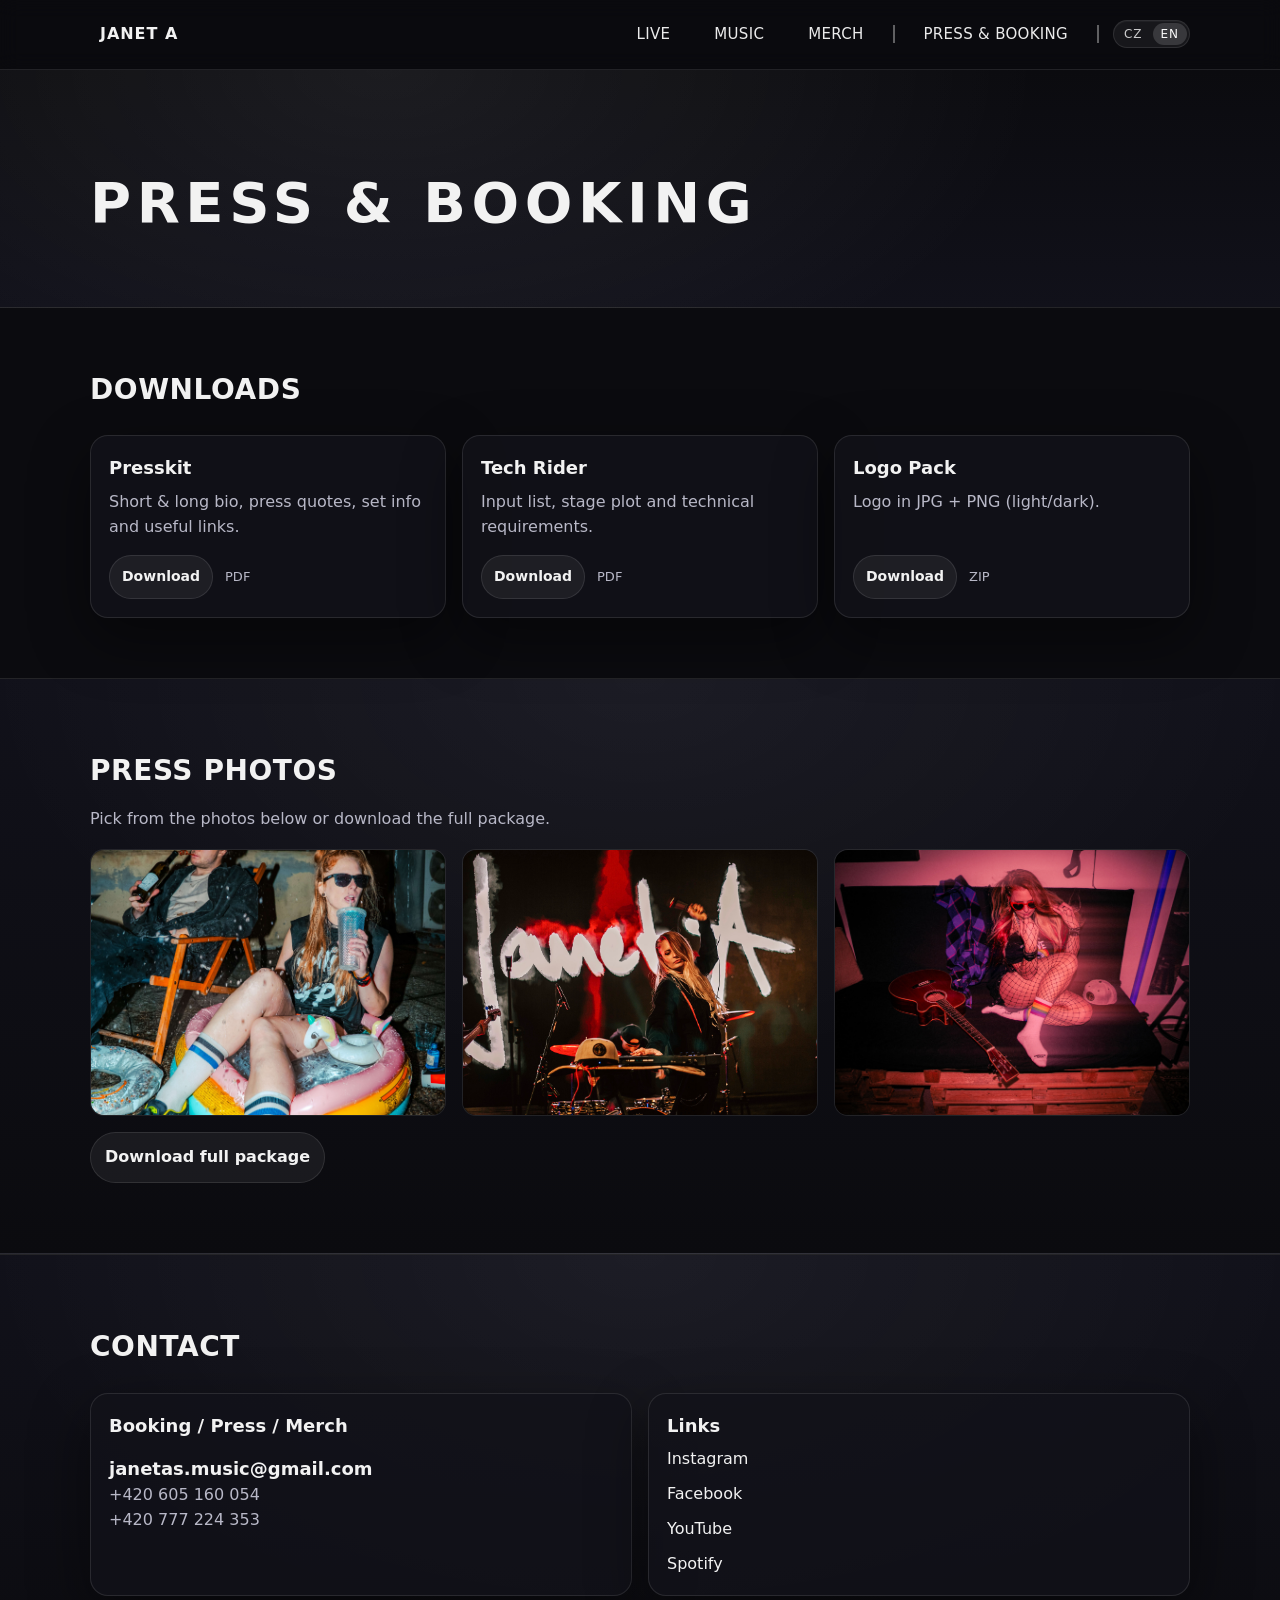
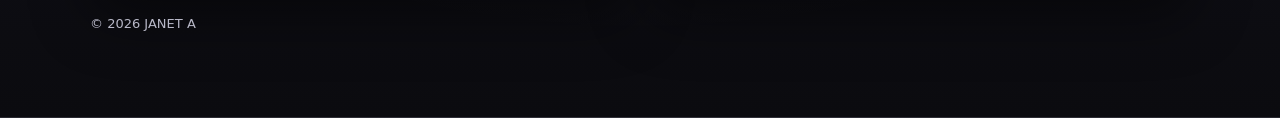
<file: media-en.html>
<!doctype html>
<html lang="en">

<head>
  <meta charset="utf-8" />
  <meta name="viewport" content="width=device-width,initial-scale=1" />
  <meta name="description" content="JANET A — Media / EPK. Press photos, bio, tech rider, stage plot, logos." />
  <title>JANET A — Media</title>
  <link rel="preload" href="style.css" as="style" />
  <link rel="stylesheet" href="style.css" />
</head>

<body>
  <a class="skip-link" href="#content">Skip to content</a>
  <div id="top" aria-hidden="true"></div>

    <header class="site-header">
    <div class="wrap header-inner">
      <a class="brand" href="index-en.html#top" aria-label="JANET A home">
        <span class="brand-mark">JANET A</span>
      </a>

      <div class="header-actions">
        <nav class="nav" id="site-nav" aria-label="Main navigation">
          <a href="index-en.html#shows">LIVE</a>
          <a href="index-en.html#music">MUSIC</a>
          <a href="index-en.html#merch">MERCH</a>
          <span class="nav-sep" aria-hidden="true"></span>
          <a href="media-en.html">PRESS & BOOKING</a>
          <span class="nav-sep" aria-hidden="true"></span>
        </nav>

        <div class="lang-switch" aria-label="Language">
          <a class="lang" href="media.html">CZ</a>
          <a class="lang is-active" href="media-en.html" aria-current="page">EN</a>
        </div>

        <button class="nav-toggle" type="button" aria-expanded="false" aria-controls="site-nav" aria-label="Open menu">
          <span></span>
          <span></span>
          <span></span>
        </button>
      </div>
    </div>
  </header>

  <main id="content">
    <!-- MEDIA HERO -->
    <section class="section media-hero" aria-label="Media">
      <div class="wrap">
        <div class="media-hero-inner">
          <div>
            <h1 class="media-title">PRESS & BOOKING</h1>
          </div>
        </div>
      </div>
    </section>

    <!-- DOWNLOAD CARDS -->
    <section class="section media-section" aria-label="Downloads">
      <div class="wrap">
        <h2 class="section-title">DOWNLOADS</h2>

        <div class="grid three media-downloads">
          <article class="card media-card">
            <h3 class="card-title">Presskit</h3>
            <p class="muted">
              Short & long bio, press quotes, set info and useful links.
            </p>
            <div class="media-actions">
              <a class="btn small" href="downloads/presskit_en.pdf" download>Download</a>
              <span class="muted media-meta">PDF</span>
            </div>
          </article>

          <article class="card media-card">
            <h3 class="card-title">Tech Rider</h3>
            <p class="muted">
              Input list, stage plot and technical requirements.
            </p>
            <div class="media-actions">
              <a class="btn small" href="downloads/Janeta_tech_rider.pdf" download>Download</a>
              <span class="muted media-meta">PDF</span>
            </div>
          </article>

          <article class="card media-card">
            <h3 class="card-title">Logo Pack</h3>
            <p class="muted">
              Logo in JPG + PNG (light/dark).
            </p>
            <div class="media-actions">
              <a class="btn small" href="downloads/logo_pack.zip" download>Download</a>
              <span class="muted media-meta">ZIP</span>
            </div>
          </article>
        </div>
      </div>
    </section>

    <!-- PHOTOS -->
    <section class="section alt" aria-label="Press photos">
      <div class="wrap">
        <h2 class="section-title">PRESS PHOTOS</h2>
        <p class="muted" style="margin-top:-10px; margin-bottom:18px;">
          Pick from the photos below or download the full package.
        </p>

        <div class="grid three media-photos">
          <a class="media-photo" href="downloads/pressphotos/1.jpg" target="_blank" rel="noopener">
            <img src="downloads/pressphotos/1.jpg" alt="JANET A press photo 01">
          </a>
          <a class="media-photo" href="downloads/pressphotos/2.jpg" target="_blank" rel="noopener">
            <img src="downloads/pressphotos/2.jpg" alt="JANET A press photo 02">
          </a>
          <a class="media-photo" href="downloads/pressphotos/5.jpg" target="_blank" rel="noopener">
            <img src="downloads/pressphotos/5.jpg" alt="JANET A press photo 03">
          </a>
        </div>

        <div style="margin-top:16px; display:flex; gap:10px; flex-wrap:wrap;">
          <a class="btn" href="downloads/JANET_A_PRESS_PHOTOS.zip" download>Download full package</a>
        </div>
      </div>
    </section>

    <!-- CONTACT / FOOT -->
    <section class="section alt" aria-label="Contact">
      <div class="wrap">
        <h2 class="section-title">CONTACT</h2>

        <div class="grid two">
          <div class="card">
            <h3 class="card-title">Booking / Press / Merch</h3>
            <p>
              <a class="big-link" href="mailto:janetas.music@gmail.com">janetas.music@gmail.com</a><br />
              <span class="muted">+420 605 160 054</span><br />
              <span class="muted">+420 777 224 353</span>
            </p>
          </div>

          <div class="card">
            <h3 class="card-title">Links</h3>
            <div class="links-col">
              <a href="https://www.instagram.com/janetasmusic/" target="_blank" rel="noopener">Instagram</a>
              <a href="https://www.facebook.com/janetasmusic/" target="_blank" rel="noopener">Facebook</a>
              <a href="https://www.youtube.com/@janeta4009" target="_blank" rel="noopener">YouTube</a>
              <a href="https://open.spotify.com/artist/6JVevLwLhwUvMt3hrnKxRb?si=_yaY02nsR5qsl_K6LnqB9g" target="_blank" rel="noopener">Spotify</a>
            </div>
          </div>
        </div>

        <p class="footer-note muted">© <span id="year"></span> JANET A</p>
      </div>
    </section>
  </main>
  <script>
    document.addEventListener('DOMContentLoaded', () => {
      const yearEl = document.getElementById('year');
      if (yearEl) yearEl.textContent = new Date().getFullYear();

      const toggle = document.querySelector('.nav-toggle');
      const nav = document.getElementById('site-nav');
      if (!toggle || !nav) return;

      const setMenuState = (open) => {
        toggle.setAttribute('aria-expanded', String(open));
        nav.classList.toggle('is-open', open);
        document.body.classList.toggle('menu-open', open);
      };

      const closeMenu = () => setMenuState(false);

      toggle.addEventListener('click', (event) => {
        event.preventDefault();
        event.stopPropagation();
        const isOpen = toggle.getAttribute('aria-expanded') === 'true';
        setMenuState(!isOpen);
      });

      nav.querySelectorAll('a').forEach((link) => {
        link.addEventListener('click', () => {
          if (window.innerWidth <= 900) closeMenu();
        });
      });

      document.addEventListener('click', (event) => {
        if (window.innerWidth > 900) return;
        if (!nav.contains(event.target) && !toggle.contains(event.target)) {
          closeMenu();
        }
      });

      document.addEventListener('keydown', (event) => {
        if (event.key === 'Escape') closeMenu();
      });

      window.addEventListener('resize', () => {
        if (window.innerWidth > 900) {
          closeMenu();
        }
      });
    });
  </script>
</body>

</html>
</file>
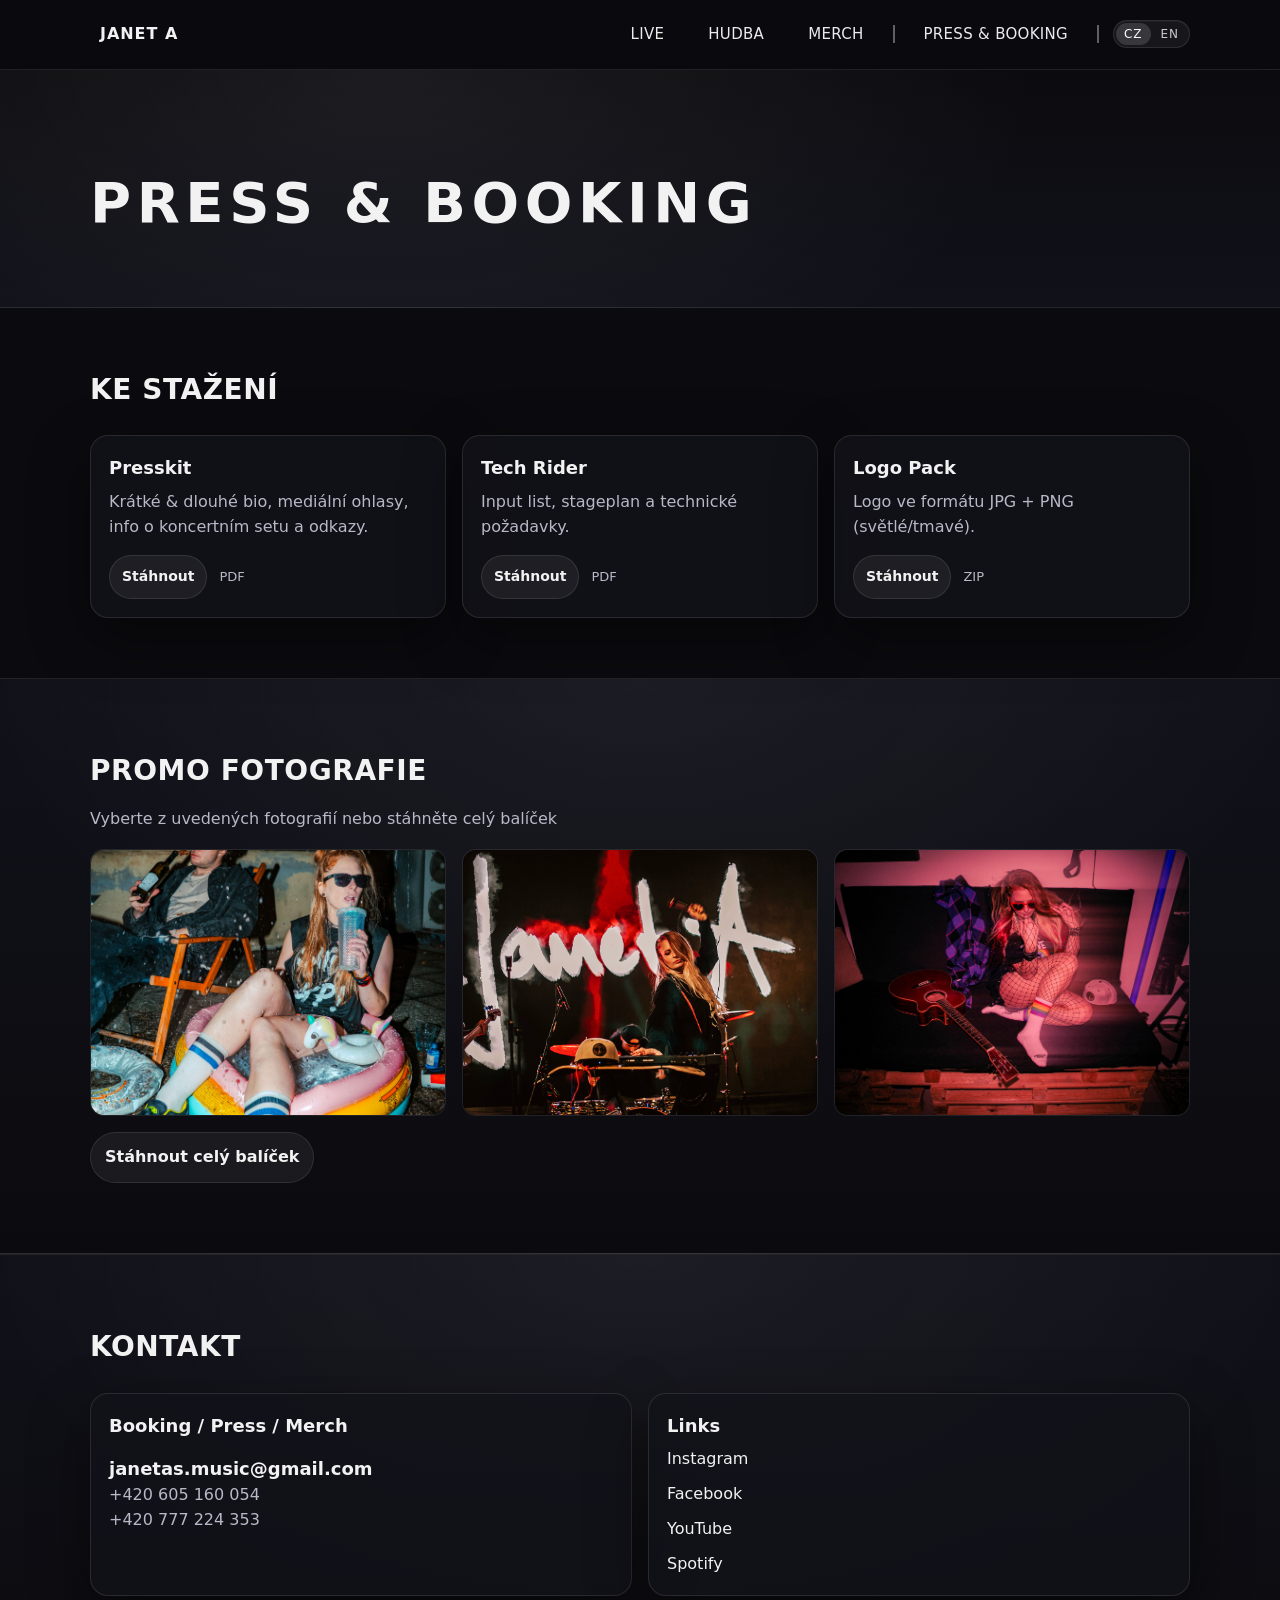
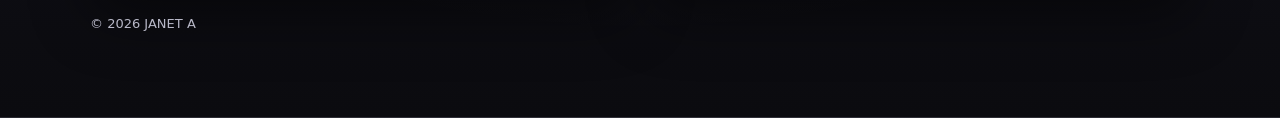
<file: media.html>
<!doctype html>
<html lang="cs">

<head>
  <meta charset="utf-8" />
  <meta name="viewport" content="width=device-width,initial-scale=1" />
  <meta name="description" content="JANET A — Media / EPK. Press photos, bio, tech rider, stage plot, logos." />
  <title>JANET A — Media</title>
  <link rel="preload" href="style.css" as="style" />
  <link rel="stylesheet" href="style.css" />
</head>

<body>
  <a class="skip-link" href="#content">Přeskočit na obsah</a>
  <div id="top" aria-hidden="true"></div>

    <header class="site-header">
    <div class="wrap header-inner">
      <a class="brand" href="index.html#top" aria-label="JANET A domů">
        <span class="brand-mark">JANET A</span>
      </a>

      <div class="header-actions">
        <nav class="nav" id="site-nav" aria-label="Hlavní navigace">
          <a href="index.html#shows">LIVE</a>
          <a href="index.html#music">HUDBA</a>
          <a href="index.html#merch">MERCH</a>
          <span class="nav-sep" aria-hidden="true"></span>
          <a href="media.html">PRESS & BOOKING</a>
          <span class="nav-sep" aria-hidden="true"></span>
        </nav>

        <div class="lang-switch" aria-label="Language">
          <a class="lang is-active" href="media.html" aria-current="page">CZ</a>
          <a class="lang" href="media-en.html">EN</a>
        </div>

        <button class="nav-toggle" type="button" aria-expanded="false" aria-controls="site-nav" aria-label="Otevřít menu">
          <span></span>
          <span></span>
          <span></span>
        </button>
      </div>
    </div>
  </header>

  <main id="content">
    <!-- MEDIA HERO -->
    <section class="section media-hero" aria-label="Media">
      <div class="wrap">
        <div class="media-hero-inner">
          <div>
            <h1 class="media-title">PRESS & BOOKING</h1>
          </div>
        </div>
      </div>
    </section>

    <!-- DOWNLOAD CARDS -->
    <section class="section media-section" aria-label="Downloads">
      <div class="wrap">
        <h2 class="section-title">KE STAŽENÍ</h2>

        <div class="grid three media-downloads">
          <article class="card media-card">
            <h3 class="card-title">Presskit</h3>
            <p class="muted">
              Krátké & dlouhé bio, mediální ohlasy, info o koncertním setu a odkazy.
            </p>
            <div class="media-actions">
              <a class="btn small" href="downloads/presskit_cz.pdf" download>Stáhnout</a>
              <span class="muted media-meta">PDF</span>
            </div>
          </article>

          <article class="card media-card">
            <h3 class="card-title">Tech Rider</h3>
            <p class="muted">
              Input list, stageplan a technické požadavky.
            </p>
            <div class="media-actions">
              <a class="btn small" href="downloads/Janeta_tech_rider.pdf" download>Stáhnout</a>
              <span class="muted media-meta">PDF</span>
            </div>
          </article>

          <article class="card media-card">
            <h3 class="card-title">Logo Pack</h3>
            <p class="muted">
              Logo ve formátu JPG + PNG (světlé/tmavé).
            </p>
            <div class="media-actions">
              <a class="btn small" href="downloads/logo_pack.zip" download>Stáhnout</a>
              <span class="muted media-meta">ZIP</span>
            </div>
          </article>
        </div>
      </div>
    </section>

    <!-- PHOTOS -->
    <section class="section alt" aria-label="Press photos">
      <div class="wrap">
        <h2 class="section-title">PROMO FOTOGRAFIE</h2>
        <p class="muted" style="margin-top:-10px; margin-bottom:18px;">
          Vyberte z uvedených fotografií nebo stáhněte celý balíček
        </p>

        <div class="grid three media-photos">
          <!-- Nahraď obrázky reálnými soubory -->
          <a class="media-photo" href="downloads/pressphotos/1.jpg" target="_blank" rel="noopener">
            <img src="downloads/pressphotos/1.jpg" alt="JANET A press photo 01">
          </a>
          <a class="media-photo" href="downloads/pressphotos/2.jpg" target="_blank" rel="noopener">
            <img src="downloads/pressphotos/2.jpg" alt="JANET A press photo 02">
          </a>
          <a class="media-photo" href="downloads/pressphotos/5.jpg" target="_blank" rel="noopener">
            <img src="downloads/pressphotos/5.jpg" alt="JANET A press photo 03">
          </a>
        </div>

        <div style="margin-top:16px; display:flex; gap:10px; flex-wrap:wrap;">
          <a class="btn" href="downloads/JANET_A_PRESS_PHOTOS.zip" download>Stáhnout celý balíček</a>
        </div>
      </div>
    </section>

    <!-- CONTACT / FOOT -->
    <section class="section alt" aria-label="Kontakt">
      <div class="wrap">
        <h2 class="section-title">KONTAKT</h2>

        <div class="grid two">
          <div class="card">
            <h3 class="card-title">Booking / Press / Merch</h3>
            <p>
              <a class="big-link" href="mailto:janetas.music@gmail.com">janetas.music@gmail.com</a><br />
              <span class="muted">+420 605 160 054</span><br />
              <span class="muted">+420 777 224 353</span>
            </p>
          </div>

          <div class="card">
            <h3 class="card-title">Links</h3>
            <div class="links-col">
              <a href="https://www.instagram.com/janetasmusic/" target="_blank" rel="noopener">Instagram</a>
              <a href="https://www.facebook.com/janetasmusic/" target="_blank" rel="noopener">Facebook</a>
              <a href="https://www.youtube.com/@janeta4009" target="_blank" rel="noopener">YouTube</a>
              <a href="https://open.spotify.com/artist/6JVevLwLhwUvMt3hrnKxRb?si=_yaY02nsR5qsl_K6LnqB9g" target="_blank"
                rel="noopener">Spotify</a>
            </div>
          </div>
        </div>

        <p class="footer-note muted">© <span id="year"></span> JANET A</p>
      </div>
    </section>
  </main>
  <script>
    document.addEventListener('DOMContentLoaded', () => {
      const yearEl = document.getElementById('year');
      if (yearEl) yearEl.textContent = new Date().getFullYear();

      const toggle = document.querySelector('.nav-toggle');
      const nav = document.getElementById('site-nav');
      if (!toggle || !nav) return;

      const setMenuState = (open) => {
        toggle.setAttribute('aria-expanded', String(open));
        nav.classList.toggle('is-open', open);
        document.body.classList.toggle('menu-open', open);
      };

      const closeMenu = () => setMenuState(false);

      toggle.addEventListener('click', (event) => {
        event.preventDefault();
        event.stopPropagation();
        const isOpen = toggle.getAttribute('aria-expanded') === 'true';
        setMenuState(!isOpen);
      });

      nav.querySelectorAll('a').forEach((link) => {
        link.addEventListener('click', () => {
          if (window.innerWidth <= 900) closeMenu();
        });
      });

      document.addEventListener('click', (event) => {
        if (window.innerWidth > 900) return;
        if (!nav.contains(event.target) && !toggle.contains(event.target)) {
          closeMenu();
        }
      });

      document.addEventListener('keydown', (event) => {
        if (event.key === 'Escape') closeMenu();
      });

      window.addEventListener('resize', () => {
        if (window.innerWidth > 900) {
          closeMenu();
        }
      });
    });
  </script>
</body>

</html>
</file>
<file: style.css>
/* ===========================
   Base
=========================== */
:root {
  --bg: #0b0b0f;
  --bg2: #11111a;
  --card: #12121a;
  --text: #f2f2f2;
  --muted: #b8b8c7;
  --line: rgba(255, 255, 255, .10);

  --wrap: 1100px;
  --radius: 18px;
  --shadow: 0 20px 60px rgba(0, 0, 0, .45);
  --coverSize: clamp(340px, 38vw, 460px);
}

* {
  box-sizing: border-box;
}

html {
  scroll-behavior: smooth;
}

body {
  margin: 0;
  font-family: ui-sans-serif, system-ui, -apple-system, Segoe UI, Roboto, Arial, "Apple Color Emoji", "Segoe UI Emoji";
  background: var(--bg);
  color: var(--text);
  line-height: 1.55;
}

a {
  color: inherit;
  text-decoration: none;
}

a:hover {
  text-decoration: underline;
  text-underline-offset: 4px;
}

.wrap {
  width: min(var(--wrap), calc(100% - 40px));
  margin-inline: auto;
}

.skip-link {
  position: absolute;
  left: -999px;
  top: 10px;
  background: #fff;
  color: #000;
  padding: 10px 12px;
  border-radius: 10px;
}

.skip-link:focus {
  left: 12px;
  z-index: 9999;
}

.muted {
  color: var(--muted);
}

/* ===========================
   Header / Nav
=========================== */
.site-header {
  position: sticky;
  top: 0;
  z-index: 30;
  background: rgba(11, 11, 15, .72);
  backdrop-filter: blur(10px);
  border-bottom: 1px solid var(--line);
}

.header-inner {
  display: flex;
  align-items: center;
  justify-content: space-between;
  padding: 14px 0;
  gap: 18px;
}

.brand {
  display: flex;
  align-items: center;
  gap: 10px;
  font-weight: 800;
  letter-spacing: .06em;
  text-decoration: none;
}


.brand-mark {
  padding: 8px 10px;
  border: 0px solid var(--line);
  border-radius: 999px;
}

.brand:hover,
.brand:focus,
.nav a:hover,
.nav a:focus {
  text-decoration: none;
}

.brand:hover .brand-mark,
.brand:focus-visible .brand-mark {
  background: rgba(255, 255, 255, .12);
  border-color: rgba(255, 255, 255, .22);
}

.nav {
  display: flex;
  align-items: center;
  gap: 14px;
  flex-wrap: wrap;
  justify-content: flex-end;
  font-size: 14px;
  color: rgba(255, 255, 255, .92);
}

.nav a {
  padding: 10px 14px;
  border-radius: 999px;
  border: 1px solid transparent;
  line-height: 1;
  font-size: 15px;
  letter-spacing: .02em;
}

.nav a:hover {
  background: rgba(255, 255, 255, .12);
  text-decoration: none;
}

.nav-sep {
  width: 2px;
  height: 18px;
  color: rgb(255, 255, 255);
  background: rgba(255, 255, 255, 0.35);
  display: inline-block;
}

/* ===========================
   Hero
=========================== */
.hero {
  position: relative;
  min-height: 80vh;
  display: flex;
  align-items: flex-end;
  border-bottom: 1px solid var(--line);
  overflow: hidden;
}

.hero-video {
  position: absolute;
  inset: 0;
  width: 100%;
  height: 100%;
  object-fit: cover;
  transform: scale(1.02);
}

.hero-overlay {
  position: absolute;
  inset: 0;
  background: linear-gradient(to top,
      rgba(11, 11, 15, .92) 0%,
      rgba(11, 11, 15, .40) 55%,
      rgba(11, 11, 15, .65) 100%);
}

.hero-inner {
  position: relative;
  padding: 64px 0 52px;
  display: flex;
  align-items: flex-end;
}

.hero-card {
  max-width: 720px;
}

.hero-subtitle {
  margin: 0 0 8px;
  font-weight: 600;
  font-size: 18px;
  max-width: 58ch;
  opacity: .92;
}

.hero-ctas {
  display: flex;
  flex-wrap: wrap;
  gap: 10px;
  margin-bottom: 14px;
}

.hero-meta {
  color: var(--muted);
  font-size: 13px;
  display: flex;
  align-items: center;
  gap: 10px;
}

.dot {
  opacity: .9;
}

/* ===========================
   Sections / Grids / Cards
=========================== */
.section {
  padding: 70px 0;
  scroll-margin-top: 20px;
}

.shows {
  padding-top: 120px;
}

.section.alt {
  background:
    radial-gradient(1200px 700px at 50% 0%, rgba(255, 255, 255, .05), transparent 55%),
    linear-gradient(to bottom, var(--bg2), var(--bg));
  border-top: 1px solid var(--line);
  border-bottom: 1px solid var(--line);
}

.section-title {
  margin: 0 0 24px;
  font-size: 28px;
  letter-spacing: .02em;
}

.grid {
  display: grid;
  gap: 16px;
}

.grid.two {
  grid-template-columns: repeat(2, minmax(0, 1fr));
}

.grid.three {
  grid-template-columns: repeat(3, minmax(0, 1fr));
}

.card {
  background: rgba(18, 18, 26, .80);
  border: 1px solid var(--line);
  border-radius: var(--radius);
  box-shadow: var(--shadow);
  padding: 18px;
}

.card-title {
  margin: 0 0 8px;
  font-size: 18px;
}

.links-col {
  display: flex;
  flex-direction: column;
  gap: 10px;
}

.big-link {
  font-size: 18px;
  font-weight: 650;
}

.footer-note {
  margin-top: 18px;
  font-size: 13px;
}

/* ===========================
   Buttons
=========================== */
.btn {
  display: inline-flex;
  align-items: center;
  justify-content: center;
  gap: 8px;
  padding: 12px 14px;
  border-radius: 999px;
  border: 1px solid var(--line);
  background: rgba(255, 255, 255, .06);
  text-decoration: none;
  font-weight: 650;
}

.btn:hover {
  text-decoration: none;
  background: rgba(255, 255, 255, .10);
}

.btn.ghost {
  background: transparent;
}

.btn.ghost:hover {
  background: rgba(255, 255, 255, .08);
  border-color: rgba(255, 255, 255, .25);
}

.btn.small {
  padding: 10px 12px;
  font-size: 14px;
}

/* ===========================
   Discography (Zig-Zag)
=========================== */
.discography {
  background: linear-gradient(to bottom, var(--bg), var(--bg2));
  color: var(--text);
  padding: 120px 0 0;
  /* ✅ spodní padding pryč -> videa si řeší vlastní */
}

.section-title.light {
  font-size: 32px;
  margin-bottom: 60px;
  text-transform: uppercase;
  letter-spacing: .08em;
}

.release {
  display: grid;
  grid-template-columns: 1fr 1fr;
  column-gap: clamp(40px, 8vw, 140px);
  align-items: center;
  margin-bottom: 140px;
  grid-auto-flow: dense;
}

.release .release-cover,
.release .release-content {
  grid-row: 1;
  min-width: 0;
}

.release .release-cover {
  grid-column: 1;
  justify-self: start;
}

.release .release-content {
  grid-column: 2;
  justify-self: end;
  width: min(100%, var(--coverSize));
  max-width: var(--coverSize);
  text-align: left;
  align-self: center;
}

.release.reverse .release-cover {
  grid-column: 2;
  justify-self: end;
}

.release.reverse .release-content {
  grid-column: 1;
  justify-self: start;
}

.release-type {
  margin: 0 0 10px;
  font-size: 13px;
  font-weight: 600;
  text-transform: uppercase;
  letter-spacing: .14em;
  opacity: .75;
}

.release-content h3 {
  font-size: 28px;
  margin: 0 0 18px;
}

.release-desc {
  margin: 0 0 14px;
  max-width: 440px;
  color: rgba(255, 255, 255, 0.92);
}

.release-meta {
  margin: 0 0 18px;
  font-size: 13px;
  letter-spacing: .08em;
  text-transform: uppercase;
  color: var(--muted);
  opacity: .9;
}

.tracklist {
  list-style: none;
  margin: 0 0 26px;
  padding: 0;
  max-width: 460px;
  border-top: 0px solid rgba(255, 255, 255, .08);
}

.tracklist li {
  display: grid;
  grid-template-columns: minmax(0, 1fr) auto;
  gap: 16px;
  padding: 3px 0;
  border-bottom: 0px solid rgba(255, 255, 255, .06);
  align-items: baseline;
}

.track-name {
  color: rgba(255, 255, 255, .94);
}

.track-time {
  color: var(--muted);
  font-size: 13px;
  letter-spacing: .04em;
  white-space: nowrap;
}

.release.reverse .release-content .tracklist,
.release.reverse .release-content .release-desc,
.release.reverse .release-content .release-meta {
  max-width: 460px;
}

@media (max-width: 900px) {

  .release-desc,
  .release-meta,
  .tracklist {
    max-width: 100%;
  }

  .tracklist li {
    gap: 10px;
  }
}

.release-links {
  display: flex;
  gap: 12px;
  flex-wrap: wrap;
}

/* ===========================
   Cover Flip Effect
=========================== */
.release-cover.flip {
  perspective: 1200px;
}

.release-cover.flip .flip-inner {
  position: relative;
  width: var(--coverSize);
  aspect-ratio: 1 / 1;
  transform-style: preserve-3d;
  transition: transform 600ms cubic-bezier(.2, .8, .2, 1);
  border-radius: 12px;
}

.release-cover.flip img {
  position: absolute;
  inset: 0;
  width: 100%;
  height: 100%;
  object-fit: cover;
  border-radius: 12px;
  backface-visibility: hidden;
  box-shadow: 0 20px 50px rgba(0, 0, 0, .45);
}

.release-cover.flip .flip-back {
  transform: rotateY(180deg);
}

.release-cover.flip.is-flipped .flip-inner {
  transform: rotateY(180deg);
}

@media (hover: none) {
  .release-cover.flip .flip-inner {
    transition: none;
  }
}

/* ===========================
   Videos separated section (full-bleed)
=========================== */
.videos-section {
  position: relative;
  padding: 70px 0 60px;
  margin-top: 10px;
  /* jemná mezera od posledního releasu */
  isolation: isolate;
  /* ✅ fix z-index “pod discography backgroundem” */
}

.videos-section::before {
  content: "";
  position: absolute;
  inset: 0;
  width: 100vw;
  left: 50%;
  transform: translateX(-50%);
  background:
    radial-gradient(1000px 600px at 80% 0%, rgba(255, 255, 255, .05), transparent 60%),
    linear-gradient(to bottom, #11111a, #0b0b0f);
  border-top: 1px solid var(--line);
  border-bottom: 1px solid rgba(255, 255, 255, .06);
  z-index: 0;
  pointer-events: none;
}

.videos-section>* {
  position: relative;
  z-index: 1;
}

/* Headline */
.videos-head {
  margin: 0 0 14px;
}

.videos-head h3 {
  margin: 0 0 6px;
  font-size: 18px;
  font-weight: 800;
  letter-spacing: .04em;
  color: rgba(255, 255, 255, .96);
}



/* ===========================
   Video cards
=========================== */
.video-grid {
  display: grid;
  grid-template-columns: repeat(2, minmax(0, 1fr));
  gap: 18px;
  margin-top: 14px;
}

.video-card {
  position: relative;
  display: block;
  border-radius: 14px;
  overflow: hidden;
  border: 1px solid var(--line);
  background: rgba(0, 0, 0, .25);
  aspect-ratio: 16 / 9;
  text-decoration: none;
}

.video-card img {
  width: 100%;
  height: 100%;
  object-fit: cover;
  transition: transform .35s ease, filter .35s ease;
}

.video-card::after {
  content: "";
  position: absolute;
  inset: 0;
  background:
    linear-gradient(to bottom,
      rgba(0, 0, 0, 0.88) 0%,
      rgba(0, 0, 0, 0.36) 18%,
      transparent 36%,
      transparent 64%,
      rgba(0, 0, 0, 0.36) 82%,
      rgba(0, 0, 0, 0.88) 100%);
  opacity: 1;
  transition: opacity .35s ease;
  pointer-events: none;
}

.video-title {
  position: absolute;
  left: 18px;
  right: 72px;
  bottom: 16px;
  z-index: 2;
  display: block;
  padding: 0;
  text-align: left;
  font-size: 15px;
  font-weight: 750;
  letter-spacing: .14em;
  text-transform: uppercase;
  color: rgba(255, 255, 255, 0.96);
  text-shadow: 0 4px 18px rgba(0, 0, 0, 0.85);
  opacity: 1;
  transform: translateY(0);
  transition:
    opacity .28s cubic-bezier(.16, 1, .3, 1),
    transform .28s cubic-bezier(.16, 1, .3, 1);
  pointer-events: none;
}

.video-quote {
  position: absolute;
  inset: 0;
  z-index: 2;
  display: grid;
  place-items: center;
  padding: 32px;
  text-align: center;
  font-size: clamp(17px, 3vw, 27px);
  line-height: 1.2;
  font-weight: 500;
  letter-spacing: 0.01em;
  color: rgba(15, 1, 1, 0.82);
  text-shadow:
    0 8px 30px rgba(250, 250, 250, 0.9),
    0 0 50px rgba(255, 255, 255, 0.9);
  opacity: 0;
  transform: translateY(10px) scale(0.985);
  transition:
    opacity .32s cubic-bezier(.16, 1, .3, 1),
    transform .32s cubic-bezier(.16, 1, .3, 1);
  pointer-events: none;
}

.play-badge {
  position: absolute;
  right: 12px;
  bottom: 12px;
  width: 46px;
  height: 46px;
  display: grid;
  place-items: center;
  border-radius: 999px;
  border: 1px solid rgba(255, 255, 255, .18);
  background: rgba(0, 0, 0, .45);
  backdrop-filter: blur(8px);
  color: white;
  font-size: 18px;
  opacity: .9;
  transition:
    transform .25s ease,
    opacity .25s ease,
    background .25s ease,
    border-color .25s ease,
    box-shadow .25s ease;
  pointer-events: none;
}

.video-card:hover {
  text-decoration: none;
}

.video-card:hover img {
  transform: scale(1.04);
  filter: brightness(0.58) grayscale(0.22);
}

.video-card:hover .video-title {
  opacity: 0.18;
  transform: translateY(6px);
}

.video-card:hover .video-quote {
  opacity: 1;
  transform: translateY(0);
}

.video-card:hover .play-badge {
  transform: scale(1.08);
  background: rgba(255, 255, 255, .10);
  border-color: rgba(255, 255, 255, .52);
  box-shadow: 0 0 16px rgba(255, 255, 255, .32);
  opacity: 1;
}

/* ===========================
   Merch section video background
=========================== */
.merch-section {
  position: relative;
  overflow: hidden;
}

.section-video {
  position: absolute;
  inset: 0;
  width: 100%;
  height: 100%;
  object-fit: cover;
  z-index: 0;
}

.section-overlay {
  position: absolute;
  inset: 0;
  background: rgba(0, 0, 0, 0.45);
  z-index: 1;
}

.merch-content {
  position: relative;
  z-index: 2;
}

.thumb {
  aspect-ratio: 1 / 1;
  width: 100%;
  border-radius: 14px;
  border: 1px solid var(--line);
  margin-bottom: 12px;
  background-size: cover;
  background-position: center;
  background-repeat: no-repeat;
}

/* ===========================
   Live / Shows
=========================== */
.shows {
  background:
    radial-gradient(900px 520px at 20% 0%, rgba(255, 255, 255, .06), transparent 55%),
    linear-gradient(to bottom, var(--bg2), var(--bg));
  border-top: 1px solid var(--line);
  border-bottom: 1px solid var(--line);
}

.shows-head {
  display: flex;
  align-items: baseline;
  justify-content: space-between;
  gap: 16px;
  margin-bottom: 18px;
}

.shows-sub {
  margin: 0;
  font-size: 13px;
}

.shows-list {
  display: grid;
  gap: 12px;
}

.show-item {
  display: grid;
  grid-template-columns: auto 1fr auto;
  align-items: center;
  gap: 16px;
  padding: 14px 16px;
  position: relative;
  border-radius: var(--radius);
  border: 1px solid var(--line);
  background: rgba(18, 18, 26, .72);
  box-shadow: 0 18px 50px rgba(0, 0, 0, .35);
}

.show-date {
  width: 74px;
  text-align: center;
  border-radius: 14px;
  border: 1px solid rgba(255, 255, 255, .14);
  background: rgba(255, 255, 255, .05);
  padding: 10px 8px;
}

.show-day {
  font-size: 22px;
  font-weight: 850;
  line-height: 1;
  letter-spacing: .02em;
}

.show-my {
  margin-top: 4px;
  font-size: 12px;
  color: var(--muted);
  letter-spacing: .08em;
}

.show-city {
  font-weight: 800;
  letter-spacing: .02em;
}

.show-venue {
  font-size: 14px;
}

.show-with {
  margin-top: 4px;
  font-size: 12px;
  letter-spacing: .04em;
  color: var(--muted);
}

.show-actions {
  display: flex;
  gap: 10px;
  align-items: center;
  justify-content: flex-end;
}

.shows-empty.card {
  margin-top: 12px;
}

.product-meta {
  display: flex;
  justify-content: space-between;
  align-items: baseline;
  gap: 10px;
}

.price {
  font-size: 14px;
  font-weight: 600;
  letter-spacing: .04em;
  color: var(--muted);
}


/* ===========================
   LIVE FEATURE
=========================== */
.live-feature {
  margin-top: 42px;
}

.live-feature-media {
  position: relative;
  border-radius: 24px;
  overflow: hidden;
  border: 1px solid rgba(255, 255, 255, 0.08);
  background: #0b0c14;
  box-shadow: 0 26px 80px rgba(0, 0, 0, 0.38);
  aspect-ratio: 16 / 9;
  min-height: 540px;
}

.live-feature-image {
  display: block;
  width: 100%;
  height: 100%;
  object-fit: cover;
}

.live-feature-overlay {
  position: absolute;
  inset: 0;
  background:
    linear-gradient(to top,
      rgba(5, 7, 14, 0.88) 0%,
      rgba(5, 7, 14, 0.50) 24%,
      rgba(5, 7, 14, 0.14) 48%,
      rgba(5, 7, 14, 0.06) 100%);
  pointer-events: none;
}

.live-feature-copy {
  position: absolute;
  left: 24px;
  bottom: 22px;
  z-index: 2;
  max-width: 1050px;
  padding: 14px 16px;
  border-radius: 16px;
  background: linear-gradient(to bottom,
      rgba(8, 10, 18, 0.16),
      rgba(8, 10, 18, 0.42));
  backdrop-filter: blur(3px);
  border: 1px solid rgba(255, 255, 255, 0.06);
  box-shadow: 0 10px 30px rgba(0, 0, 0, 0.20);
}

.live-feature-kicker {
  margin: 0 0 8px;
  font-size: 10px;
  font-weight: 700;
  letter-spacing: 0.22em;
  text-transform: uppercase;
  color: rgba(255, 255, 255, 0.62);
}

.live-feature-caption {
  margin: 0;
  color: rgba(255, 255, 255, 0.92);
  font-size: 15px;
  line-height: 1.7;
  text-shadow: 0 1px 10px rgba(0, 0, 0, 0.30);
}


.live-feature-nav {
  position: absolute;
  top: 50%;
  transform: translateY(-50%);
  z-index: 3;
  width: 48px;
  height: 48px;
  border-radius: 999px;
  border: 1px solid rgba(255, 255, 255, 0.16);
  background: rgba(7, 10, 20, 0.34);
  color: #fff;
  display: flex;
  align-items: center;
  justify-content: center;
  padding: 0;
  cursor: pointer;
  appearance: none;
  backdrop-filter: blur(6px);
  -webkit-backdrop-filter: blur(6px);
  transition:
    background 0.18s ease,
    border-color 0.18s ease,
    box-shadow 0.18s ease,
    transform 0.18s ease;
}

.live-feature-nav svg {
  width: 18px;
  height: 18px;
  display: block;
  pointer-events: none;
}

.live-feature-nav:hover {
  transform: translateY(-50%) scale(1.04);
  background: rgba(7, 10, 20, 0.46);
  border-color: rgba(255, 255, 255, 0.22);
  box-shadow: 0 8px 18px rgba(0, 0, 0, 0.18);
}

.live-feature-nav:focus-visible {
  outline: none;
  transform: translateY(-50%) scale(1.04);
  background: rgba(7, 10, 20, 0.46);
  border-color: rgba(255, 255, 255, 0.28);
  box-shadow: 0 0 0 3px rgba(255, 255, 255, 0.10);
}

.live-feature-prev {
  left: 22px;
}

.live-feature-next {
  right: 22px;
}

@media (max-width: 1100px) {
  .live-feature-media {
    min-height: 500px;
  }

  .live-feature-copy {
    max-width: 620px;
  }
}

@media (max-width: 900px) {
  .live-feature-media {
    aspect-ratio: 4 / 5;
    min-height: 0;
  }

  .live-feature-copy {
    left: 22px;
    right: 22px;
    bottom: 22px;
    max-width: none;
  }


  .live-feature-nav {
    width: 44px;
    height: 44px;
  }

  .live-feature-prev {
    left: 14px;
  }

  .live-feature-next {
    right: 14px;
  }
}

@media (max-width: 640px) {
  .live-feature-media {
    position: relative;
    display: grid;
    grid-template-areas: "stack";
    aspect-ratio: auto;
    min-height: 0;
    overflow: visible;
    background: transparent;
    box-shadow: none;
    border: 0;
  }

  .live-feature-image {
    grid-area: stack;
    display: block;
    width: 100%;
    aspect-ratio: 4 / 5;
    object-fit: cover;
    border-radius: 24px;
    border: 1px solid rgba(255, 255, 255, 0.08);
    box-shadow: 0 26px 80px rgba(0, 0, 0, 0.38);
  }

  .live-feature-overlay {
    grid-area: stack;
    border-radius: 24px;
  }

  .live-feature-copy {
    position: static;
    grid-area: auto;
    margin-top: 14px;
    padding: 0;
    max-width: none;
    border: 0;
    border-radius: 0;
    background: transparent;
    backdrop-filter: none;
    -webkit-backdrop-filter: none;
    box-shadow: none;
    z-index: auto;
  }

  .live-feature-kicker {
    margin: 0 0 10px;
  }

  .live-feature-caption {
    margin: 0;
    font-size: 14px;
    line-height: 1.7;
    color: rgba(255, 255, 255, 0.92);
    text-shadow: none;
    -webkit-text-fill-color: currentColor;
  }

  .live-feature-nav {
    grid-area: stack;
    top: 50%;
    width: 44px;
    height: 44px;
    z-index: 3;
  }

  .live-feature-prev {
    left: 14px;
  }

  .live-feature-next {
    right: 14px;
  }
}


/* Shows responsive */
@media (max-width: 700px) {
  .shows-head {
    flex-direction: column;
    align-items: flex-start;
  }

  .show-item {
    grid-template-columns: auto 1fr;
    grid-template-areas:
      "date main"
      "actions actions";
  }

  .show-date {
    grid-area: date;
  }

  .show-main {
    grid-area: main;
  }

  .show-actions {
    grid-area: actions;
    justify-content: flex-start;
  }

  .shows {
    padding-top: 160px;
  }
}

/* ===========================
   Media page
=========================== */
.media-hero {
  padding: 90px 0 50px;
  background:
    radial-gradient(1100px 600px at 30% 0%, rgba(255, 255, 255, .07), transparent 60%),
    linear-gradient(to bottom, var(--bg), var(--bg2));
  border-bottom: 1px solid var(--line);
}

.media-hero-inner {
  display: flex;
  align-items: flex-end;
  justify-content: space-between;
  gap: 18px;
  flex-wrap: wrap;
}

.media-title {
  margin: 0 0 10px;
  font-size: clamp(34px, 4.6vw, 56px);
  letter-spacing: .10em;
  text-transform: uppercase;
}

.media-lead {
  margin: 0;
  max-width: 62ch;
}

.media-hero-ctas {
  display: flex;
  gap: 10px;
  flex-wrap: wrap;
}

.media-section {
  padding: 60px 0;
}

.media-card p {
  margin-top: 0;
}

.media-meta {
  font-size: 13px;
}

.media-photos .media-photo {
  display: block;
  border-radius: 14px;
  overflow: hidden;
  border: 1px solid var(--line);
  background: rgba(0, 0, 0, .25);
  aspect-ratio: 4 / 3;
  text-decoration: none;
}

.media-photos img {
  width: 100%;
  height: 100%;
  object-fit: cover;
  transition: transform .35s ease, filter .35s ease;
}

.media-photo:hover img {
  transform: scale(1.03);
  filter: brightness(0.85) grayscale(0.25);
}

.media-downloads {
  align-items: stretch;
}

.media-downloads .media-card {
  display: flex;
  flex-direction: column;
}

.media-downloads .media-card p {
  margin-bottom: 16px;
}

.media-actions {
  margin-top: auto;
  display: flex;
  align-items: center;
  gap: 12px;
}

.lang-switch {
  display: inline-flex;
  align-items: center;
  gap: 2px;
  padding: 2px;
  border: 1px solid rgba(255, 255, 255, .10);
  border-radius: 999px;
  background: rgba(255, 255, 255, .06);
  box-shadow: inset 0 1px 0 rgba(255, 255, 255, .04);
}

.lang-switch .lang {
  padding: 5px 8px;
  border-radius: 999px;
  font-size: 12px;
  font-weight: 400;
  letter-spacing: .08em;
  text-transform: uppercase;
  line-height: 1;
  text-decoration: none;
  color: rgba(255, 255, 255, .78);
  opacity: 1;
  border: 0;
  transition: background .25s ease, color .25s ease, opacity .25s ease;
}

.lang-switch .lang:hover {
  background: rgba(255, 255, 255, .08);
  color: rgba(255, 255, 255, .98);
  text-decoration: none;
}

.lang-switch .lang.is-active,
.lang-switch .lang[aria-current="page"] {
  background: rgba(255, 255, 255, .14);
  color: rgba(255, 255, 255, .98);
}


.header-actions {
  display: flex;
  align-items: center;
  gap: 14px;
}

.nav-toggle {
  display: none;
  align-items: center;
  justify-content: center;
  flex-direction: column;
  gap: 4px;
  width: 42px;
  height: 42px;
  padding: 0;
  border: 1px solid transparent;
  border-radius: 999px;
  background: transparent;
  color: var(--text);
  cursor: pointer;
}

.nav-toggle {
  -webkit-appearance: none;
  appearance: none;
  touch-action: manipulation;
  position: relative;
  z-index: 32;
}

.nav-toggle:hover {
  background: rgba(255, 255, 255, .12);
}

.nav-toggle span {
  display: block;
  width: 18px;
  height: 2px;
  border-radius: 999px;
  background: currentColor;
  transition: transform .25s ease, opacity .25s ease;
}

.nav-toggle[aria-expanded="true"] span:nth-child(1) {
  transform: translateY(6px) rotate(45deg);
}

.nav-toggle[aria-expanded="true"] span:nth-child(2) {
  opacity: 0;
}

.nav-toggle[aria-expanded="true"] span:nth-child(3) {
  transform: translateY(-6px) rotate(-45deg);
}

/* ===========================
   Responsive
=========================== */
@media (max-width: 900px) {

  .grid.two,
  .grid.three {
    grid-template-columns: 1fr;
  }

  .hero {
    min-height: 72vh;
  }

  .discography {
    padding: 90px 0 0;
  }

  .section-title.light {
    margin-bottom: 40px;
  }

  .release {
    grid-template-columns: 1fr;
    row-gap: 26px;
    margin-bottom: 90px;
  }

  .release .release-cover,
  .release.reverse .release-cover,
  .release .release-content,
  .release.reverse .release-content {
    grid-column: auto;
    justify-self: start;
    max-width: 100%;
  }

  .release-desc {
    max-width: 100%;
  }

  .video-grid {
    grid-template-columns: 1fr;
  }
}

/* ===========================
   MOBILE FIXES
=========================== */

@media (max-width: 900px) {

  /* Discography stack */
  .release {
    grid-template-columns: 1fr;
    row-gap: 40px;
    margin-bottom: 100px;
  }

  .release .release-cover,
  .release .release-content,
  .release.reverse .release-cover,
  .release.reverse .release-content {
    grid-column: 1 !important;
    justify-self: center;
    text-align: center;
  }

  .release-content {
    max-width: 100%;
  }

  .release-desc {
    max-width: 100%;
  }

  /* Smaller cover on mobile */
  :root {
    --coverSize: 82vw;
  }

  /* Video grid → 1 column */
  .video-grid {
    grid-template-columns: 1fr;
  }

  /* Merch grid */
  .grid.three {
    grid-template-columns: 1fr;
  }

  .grid.two {
    grid-template-columns: 1fr;
  }

  /* Hero adjustments */
  .hero {
    min-height: 73vh;
  }

  .hero-inner {
    padding: 40px 0 40px;
  }

  .hero-subtitle {
    font-size: 18px;
  }

  .hero-ctas {
    justify-content: center;
  }

  .hero-card {
    text-align: center;
  }

  /* Shows */
  .show-item {
    grid-template-columns: 1fr;
    text-align: center;
    gap: 12px;
  }

  .show-actions {
    justify-content: center;
  }

  .show-date {
    margin-inline: auto;
  }

}


@media (max-width: 900px) {

  .site-header {
    top: env(safe-area-inset-top);
    background: rgba(11, 11, 15, 0.92);
    backdrop-filter: blur(10px);
  }

  .header-inner {
    display: grid;
    grid-template-columns: minmax(0, 1fr) auto auto;
    align-items: center;
    gap: 10px;
    padding: 10px 0;
    position: relative;
  }

  .header-actions {
    display: contents;
  }

  .brand,
  .brand-mark {
    white-space: nowrap;
  }

  .brand {
    grid-column: 1;
    min-width: 0;
    flex-shrink: 1;
  }

  .brand-mark {
    padding: 6px 10px;
  }

  .lang-switch {
    grid-column: 2;
    justify-self: center;
    flex-shrink: 0;
  }

  .lang-switch .lang {
    padding: 4px 10px;
    font-size: 12px;
  }

  .nav-toggle {
    grid-column: 3;
    justify-self: end;
    display: inline-flex;
    flex-shrink: 0;
  }

  .nav {
    grid-column: 1 / -1;
    display: none;
    flex-direction: column;
    align-items: stretch;
    gap: 6px;
    width: 100%;
    margin-top: 0;
    padding: 10px;
    border: 1px solid var(--line);
    border-radius: 18px;
    background: rgba(18, 18, 26, .96);
    box-shadow: var(--shadow);
    position: absolute;
    top: calc(100% + 8px);
    left: 0;
    right: 0;
    z-index: 31;
  }

  .nav.is-open {
    display: flex;
  }

  .nav a {
    white-space: nowrap;
    padding: 12px 14px;
    font-size: 14px;
    border: 1px solid transparent;
  }

  .nav-sep {
    display: none;
  }
}

@media (max-width: 700px) {
  .hero-meta {
    display: flex;
    justify-content: center;
    align-items: center;
    gap: 10px;
    width: 100%;
    text-align: center;
    flex-wrap: wrap;
  }
}

/* ===========================
   Mobile polish fixes
   - brand "JANET A" stays on one line
   - LIVE cards layout cleaner
   - releases stack (text under cover), no overlap
=========================== */
@media (max-width: 900px) {

  /* --- HEADER / BRAND --- */
  .brand,
  .brand-mark {
    white-space: nowrap;
    /* ✅ nedovol "JANET / A" */
  }

  .brand {
    flex-shrink: 0;
  }

  .brand-mark {
    padding: 6px 10px;
    /* trochu menší na mobilu */
  }

  /* --- RELEASES: STACK to prevent overlap --- */
  .release {
    display: flex;
    /* ✅ přepnout z gridu na flex stack */
    flex-direction: column;
    align-items: center;
    gap: 18px;
    margin-bottom: 90px;
  }

  .release.reverse {
    /* reverse na mobilu nedává smysl */
    flex-direction: column;
  }

  .release-cover {
    width: min(86vw, 420px);
  }

  .release-cover.flip .flip-inner {
    width: 100%;
    /* ✅ cover se přizpůsobí šířce release-cover */
  }

  .release-content {
    max-width: 92vw;
    text-align: center;
    /* na mobilu čitelnější */
  }

  .release-links {
    justify-content: center;
  }

  /* --- LIVE: date + info + button čitelněji --- */
  .show-item {
    grid-template-columns: 86px 1fr;
    /* date + text */
    grid-template-areas:
      "date main"
      "actions actions";
    gap: 12px 14px;
    text-align: left;
  }

  .show-date {
    grid-area: date;
  }

  .show-main {
    grid-area: main;
  }

  .show-actions {
    grid-area: actions;
    justify-content: stretch;
  }

  .show-actions .btn {
    width: 100%;
    /* ✅ Tickets přes celou šířku */
    justify-content: center;
  }
}

@media (max-width: 700px) {
  .hero-card {
    width: 100%;
  }

  .hero-subtitle,
  .hero-meta {
    text-align: center;
    justify-content: center;
  }
}

.show-item {
  position: relative;
}

.event-sticker {
  position: absolute;
  top: 50%;
  right: 120px;

  transform: translateY(-50%) rotate(-7deg);

  background: #b31217;
  color: #fff;

  padding: 5px 12px;

  font-size: 10px;
  font-weight: 800;
  letter-spacing: .14em;
  text-transform: uppercase;

  border-radius: 2px;

  box-shadow:
    0 0 0 1px rgba(255, 255, 255, .08),
    0 2px 10px rgba(179, 18, 23, .35);

  opacity: .92;

  pointer-events: none;
  z-index: 3;
}

@media (max-width: 768px) {
  .shows-list {
    gap: 28px;
  }

  .show-item {
    position: relative;
    overflow: visible;
    padding-bottom: 14px !important;
  }

  .show-item .event-sticker {
    position: absolute;
    top: auto !important;
    left: auto !important;
    right: 14px !important;
    bottom: -10px !important;

    transform: rotate(-6deg) !important;
    z-index: 20;

    font-size: 10px;
    padding: 5px 10px;
    pointer-events: none;
  }
}
</file>
